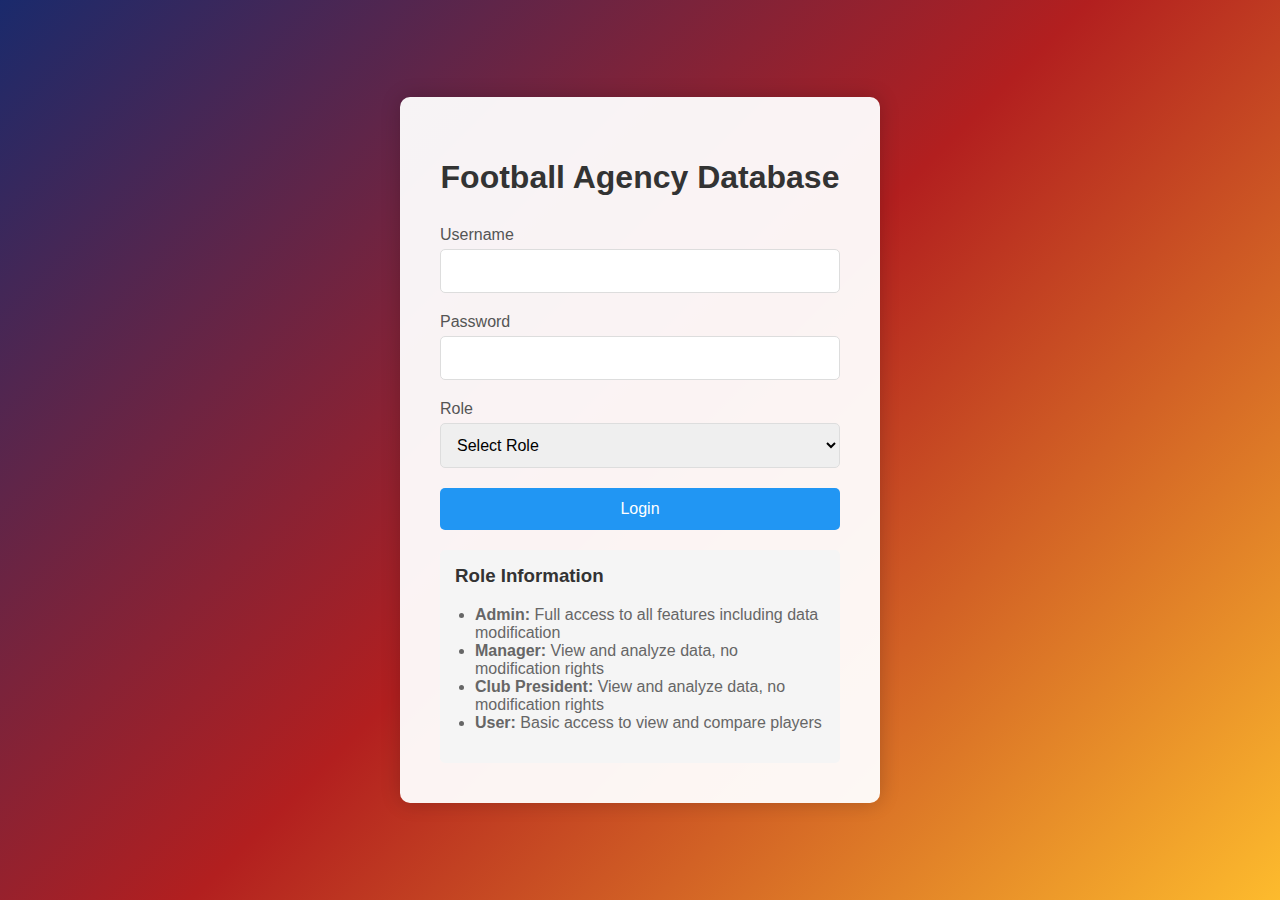
<file: index.html>
<!DOCTYPE html>
<html lang="en">
<head>
    <meta charset="UTF-8">
    <meta name="viewport" content="width=device-width, initial-scale=1.0">
    <title>Football Agency Database</title>
    <link rel="icon" type="image/svg+xml" href="favicon.svg">
    <link href="https://fonts.googleapis.com/css2?family=Poppins:wght@300;400;500;600;700&display=swap" rel="stylesheet">
    <style>
        * {
            margin: 0;
            padding: 0;
            box-sizing: border-box;
            font-family: 'Poppins', sans-serif;
        }

        body {
            background: #f8f9fa;
            color: #333;
        }

        .navbar {
            background: #1a237e;
            padding: 1rem 2rem;
            position: fixed;
            width: 100%;
            top: 0;
            z-index: 1000;
            box-shadow: 0 2px 10px rgba(0,0,0,0.1);
        }

        .nav-content {
            max-width: 1200px;
            margin: 0 auto;
            display: flex;
            justify-content: space-between;
            align-items: center;
        }

        .logo {
            color: white;
            font-size: 1.5rem;
            font-weight: 700;
            text-decoration: none;
        }

        .nav-links {
            display: flex;
            gap: 2rem;
        }

        .nav-link {
            color: white;
            text-decoration: none;
            font-weight: 500;
            transition: color 0.3s;
        }

        .nav-link:hover {
            color: #64b5f6;
        }

        .hero {
            height: 100vh;
            background: linear-gradient(rgba(0,0,0,0.7), rgba(0,0,0,0.7)), 
                        url('https://images.unsplash.com/photo-1579952363873-27f3bade9f55?ixlib=rb-1.2.1&auto=format&fit=crop&w=1950&q=80');
            background-size: cover;
            background-position: center;
            display: flex;
            align-items: center;
            justify-content: center;
            text-align: center;
            padding: 0 2rem;
        }

        .hero-content {
            max-width: 800px;
        }

        .hero h1 {
            font-size: 3.5rem;
            color: white;
            margin-bottom: 1.5rem;
            text-shadow: 2px 2px 4px rgba(0,0,0,0.5);
        }

        .hero p {
            font-size: 1.2rem;
            color: #e0e0e0;
            margin-bottom: 2rem;
            line-height: 1.6;
        }

        .cta-buttons {
            display: flex;
            gap: 1.5rem;
            justify-content: center;
        }

        .cta-button {
            padding: 1rem 2rem;
            border-radius: 50px;
            text-decoration: none;
            font-weight: 600;
            transition: all 0.3s;
            text-transform: uppercase;
            letter-spacing: 1px;
        }

        .primary-button {
            background: #2196F3;
            color: white;
            border: 2px solid #2196F3;
        }

        .secondary-button {
            background: transparent;
            color: white;
            border: 2px solid white;
        }

        .cta-button:hover {
            transform: translateY(-3px);
            box-shadow: 0 5px 15px rgba(0,0,0,0.3);
        }

        .features {
            padding: 5rem 2rem;
            max-width: 1200px;
            margin: 0 auto;
        }

        .section-title {
            text-align: center;
            font-size: 2.5rem;
            margin-bottom: 3rem;
            color: #1a237e;
        }

        .features-grid {
            display: grid;
            grid-template-columns: repeat(auto-fit, minmax(300px, 1fr));
            gap: 2rem;
        }

        .feature-card {
            background: white;
            padding: 2rem;
            border-radius: 10px;
            box-shadow: 0 5px 15px rgba(0,0,0,0.1);
            text-align: center;
            transition: transform 0.3s;
        }

        .feature-card:hover {
            transform: translateY(-10px);
        }

        .feature-icon {
            font-size: 2.5rem;
            color: #2196F3;
            margin-bottom: 1rem;
        }

        .feature-card h3 {
            color: #1a237e;
            margin-bottom: 1rem;
        }

        .feature-card p {
            color: #666;
            line-height: 1.6;
        }

        .stats {
            background: #1a237e;
            color: white;
            padding: 4rem 2rem;
            text-align: center;
        }

        .stats-grid {
            display: grid;
            grid-template-columns: repeat(auto-fit, minmax(200px, 1fr));
            gap: 2rem;
            max-width: 1200px;
            margin: 0 auto;
        }

        .stat-item h2 {
            font-size: 2.5rem;
            margin-bottom: 0.5rem;
        }

        .stat-item p {
            font-size: 1.1rem;
            opacity: 0.9;
        }

        @media (max-width: 768px) {
            .hero h1 {
                font-size: 2.5rem;
            }
            
            .cta-buttons {
                flex-direction: column;
            }
            
            .nav-links {
                display: none;
            }
        }
    </style>
</head>
<body>
    <nav class="navbar">
        <div class="nav-content">
            <a href="index.html" class="logo">Football Agency</a>
            <div class="nav-links">
                <a href="services.html" class="nav-link">Database</a>
                <a href="compare.html" class="nav-link">Compare Players</a>
                <a href="market.html" class="nav-link">Market Trends</a>
                <a href="agencies.html" class="nav-link">Football Agencies</a>
                <a href="#" class="nav-link" onclick="logout()">Logout</a>
            </div>
        </div>
    </nav>

    <section class="hero">
        <div class="hero-content">
            <h1>Football Agency Database</h1>
            <p>Your comprehensive platform for managing and analyzing football player data. Access detailed statistics, compare players, and make data-driven decisions.</p>
            <div class="cta-buttons">
                <a href="services.html" class="cta-button primary-button">Access Database</a>
                <a href="compare.html" class="cta-button secondary-button">Compare Players</a>
            </div>
        </div>
    </section>

    <section class="features">
        <h2 class="section-title">Key Features</h2>
        <div class="features-grid">
            <div class="feature-card">
                <div class="feature-icon">🔍</div>
                <h3>Advanced Search</h3>
                <p>Search through thousands of players with multiple filter options and detailed statistics.</p>
            </div>
            <div class="feature-card">
                <div class="feature-icon">📊</div>
                <h3>Player Comparison</h3>
                <p>Compare players side by side with detailed statistics and visual charts.</p>
                </div>
            <div class="feature-card">
                <div class="feature-icon">⚡</div>
                <h3>Real-time Updates</h3>
                <p>Get the latest player data, market values, and performance statistics.</p>
            </div>
        </div>
    </section>

    <section class="stats">
        <div class="stats-grid">
            <div class="stat-item">
                <h2>10,000+</h2>
                <p>Players</p>
            </div>
            <div class="stat-item">
                <h2>50+</h2>
                <p>Attributes</p>
            </div>
            <div class="stat-item">
                <h2>24/7</h2>
                <p>Access</p>
            </div>
        </div>
    </section>

    <script>
        // Check if user is logged in
        if (!sessionStorage.getItem('isLoggedIn')) {
            window.location.href = 'login.html';
        }

        // Check user role and update UI accordingly
        const userRole = sessionStorage.getItem('userRole');
        const adminControls = document.getElementById('adminControls');
        const welcomeMessage = document.getElementById('welcomeMessage');
        const currentUserRole = userRole;

        if (welcomeMessage) {
            welcomeMessage.textContent = `Welcome, ${userRole}!`;
        }

        if (adminControls) {
            if (userRole === 'Admin') {
                adminControls.style.display = 'block';
            } else {
                adminControls.style.display = 'none';
            }
        }

        function initializeUI() {
            const adminControls = document.getElementById('adminControls');
            const welcomeMessage = document.getElementById('welcomeMessage');
            
            if (welcomeMessage) {
                welcomeMessage.textContent = `Welcome, ${userRole}!`;
            }

            if (adminControls) {
                adminControls.style.display = userRole === 'Admin' ? 'block' : 'none';
            }
        }

        // Initialize UI when the page loads
        window.onload = function() {
            initializeUI();
        };

        function logout() {
            sessionStorage.clear();
            window.location.href = 'login.html';
        }
    </script>
</body>
</html>
</file>
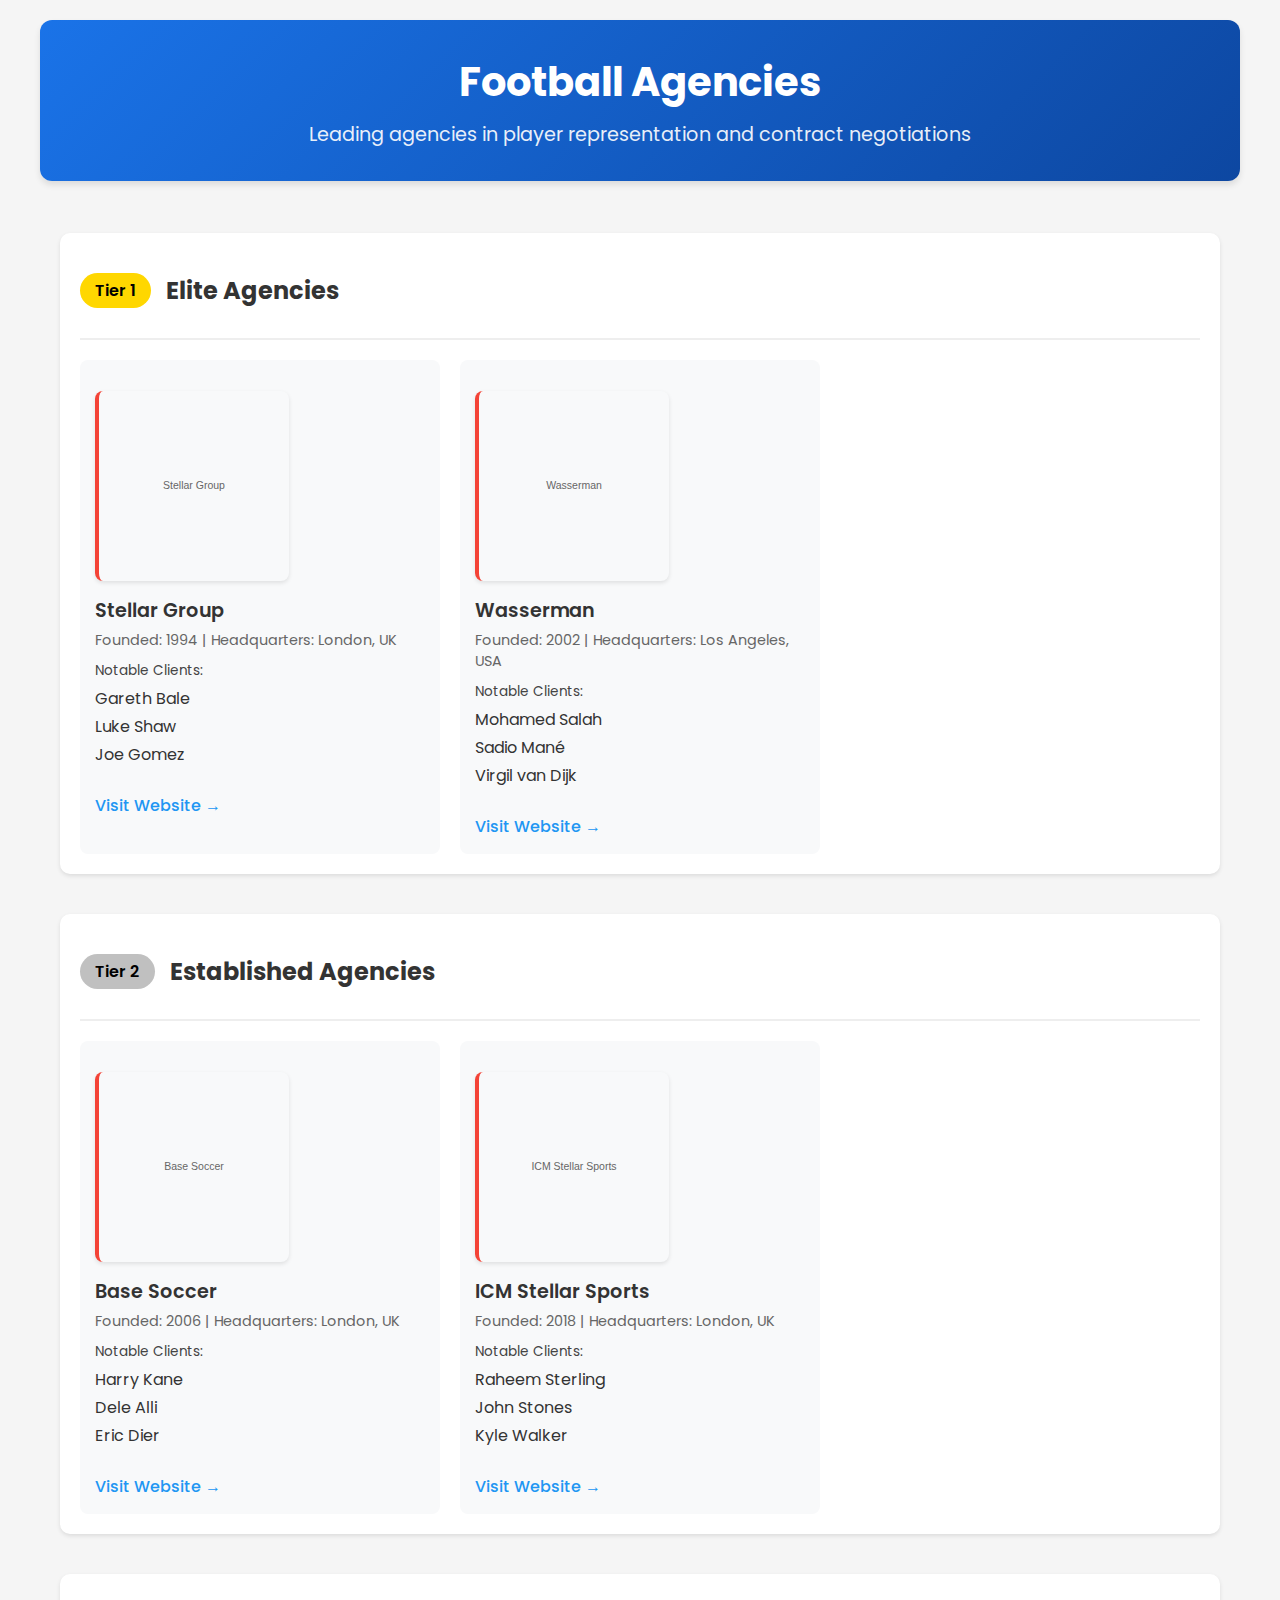
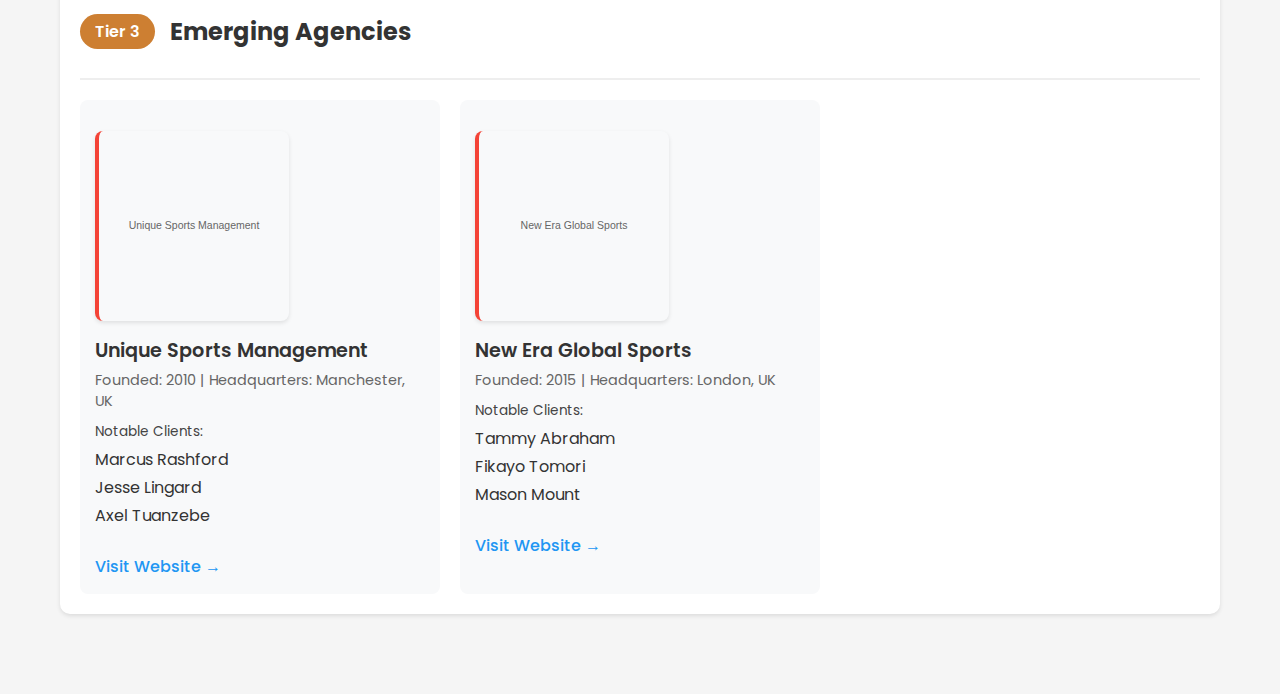
<file: agencies.html>
<!DOCTYPE html>
<html lang="en">
<head>
    <meta charset="UTF-8">
    <meta name="viewport" content="width=device-width, initial-scale=1.0">
    <title>Football Agencies - Football Agency Database</title>
    <link rel="icon" type="image/svg+xml" href="favicon.svg">
    <link href="https://fonts.googleapis.com/css2?family=Poppins:wght@300;400;500;600;700&display=swap" rel="stylesheet">
    <link rel="stylesheet" href="styles.css">
    <style>
        .agency-container {
            max-width: 1200px;
            margin: 0 auto;
            padding: 20px;
        }

        .tier-section {
            margin-bottom: 40px;
            background: white;
            border-radius: 10px;
            padding: 20px;
            box-shadow: 0 2px 4px rgba(0,0,0,0.1);
        }

        .tier-header {
            display: flex;
            align-items: center;
            margin-bottom: 20px;
            padding-bottom: 10px;
            border-bottom: 2px solid #eee;
        }

        .tier-badge {
            padding: 5px 15px;
            border-radius: 20px;
            font-weight: 600;
            margin-right: 15px;
        }

        .tier-1 .tier-badge {
            background: #FFD700;
            color: #000;
        }

        .tier-2 .tier-badge {
            background: #C0C0C0;
            color: #000;
        }

        .tier-3 .tier-badge {
            background: #CD7F32;
            color: #fff;
        }

        .agency-grid {
            display: grid;
            grid-template-columns: repeat(auto-fill, minmax(300px, 1fr));
            gap: 20px;
        }

        .agency-card {
            background: #f8f9fa;
            border-radius: 8px;
            padding: 15px;
            transition: transform 0.3s ease;
            cursor: pointer;
            text-decoration: none;
            color: inherit;
        }

        .agency-card:hover {
            transform: translateY(-5px);
            box-shadow: 0 4px 8px rgba(0,0,0,0.1);
        }

        .agency-logo {
            width: 150px;
            height: 150px;
            object-fit: contain;
            margin-bottom: 15px;
            background: white;
            padding: 10px;
            border-radius: 8px;
            box-shadow: 0 2px 4px rgba(0,0,0,0.1);
        }

        .agency-logo.error {
            background: #f8f9fa;
            display: flex;
            align-items: center;
            justify-content: center;
            font-size: 0.8em;
            color: #666;
            text-align: center;
            padding: 20px;
        }

        .agency-info {
            margin-top: 10px;
        }

        .agency-name {
            font-size: 1.2em;
            font-weight: 600;
            margin-bottom: 5px;
        }

        .agency-details {
            font-size: 0.9em;
            color: #666;
        }

        .notable-clients {
            margin-top: 10px;
            font-size: 0.85em;
            color: #444;
        }

        .client-list {
            list-style-type: none;
            padding-left: 0;
            margin-top: 5px;
        }

        .client-list li {
            margin-bottom: 3px;
        }

        .website-link {
            display: inline-block;
            margin-top: 10px;
            color: #2196F3;
            text-decoration: none;
            font-weight: 500;
        }

        .website-link:hover {
            text-decoration: underline;
        }

        @media (max-width: 768px) {
            .agency-grid {
                grid-template-columns: 1fr;
            }
        }
    </style>
</head>
<body>
    <div class="container">
        <div class="header">
            <h1>Football Agencies</h1>
            <p>Leading agencies in player representation and contract negotiations</p>
        </div>

        <div class="agency-container">
            <!-- Tier 1 Agencies -->
            <div class="tier-section tier-1">
                <div class="tier-header">
                    <span class="tier-badge">Tier 1</span>
                    <h2>Elite Agencies</h2>
                </div>
                <div class="agency-grid">
                    <a href="https://www.stellargroup.co.uk" target="_blank" class="agency-card">
                        <img src="https://upload.wikimedia.org/wikipedia/commons/8/8d/Stellar_Group_logo.svg" 
                             onerror="this.onerror=null; this.src='[data-uri]'; this.classList.add('error')" 
                             alt="Stellar Group" class="agency-logo">
                        <div class="agency-info">
                            <div class="agency-name">Stellar Group</div>
                            <div class="agency-details">Founded: 1994 | Headquarters: London, UK</div>
                            <div class="notable-clients">Notable Clients:</div>
                            <ul class="client-list">
                                <li>Gareth Bale</li>
                                <li>Luke Shaw</li>
                                <li>Joe Gomez</li>
                            </ul>
                            <div class="website-link">Visit Website →</div>
                        </div>
                    </a>

                    <a href="https://www.wasserman.com" target="_blank" class="agency-card">
                        <img src="https://upload.wikimedia.org/wikipedia/commons/5/5a/Wasserman_logo.svg" 
                             onerror="this.onerror=null; this.src='[data-uri]'; this.classList.add('error')" 
                             alt="Wasserman" class="agency-logo">
                        <div class="agency-info">
                            <div class="agency-name">Wasserman</div>
                            <div class="agency-details">Founded: 2002 | Headquarters: Los Angeles, USA</div>
                            <div class="notable-clients">Notable Clients:</div>
                            <ul class="client-list">
                                <li>Mohamed Salah</li>
                                <li>Sadio Mané</li>
                                <li>Virgil van Dijk</li>
                            </ul>
                            <div class="website-link">Visit Website →</div>
                        </div>
                    </a>
                </div>
            </div>

            <!-- Tier 2 Agencies -->
            <div class="tier-section tier-2">
                <div class="tier-header">
                    <span class="tier-badge">Tier 2</span>
                    <h2>Established Agencies</h2>
                </div>
                <div class="agency-grid">
                    <a href="https://www.basesoccer.com" target="_blank" class="agency-card">
                        <img src="https://upload.wikimedia.org/wikipedia/commons/3/3a/Base_Soccer_logo.svg" 
                             onerror="this.onerror=null; this.src='[data-uri]'; this.classList.add('error')" 
                             alt="Base Soccer" class="agency-logo">
                        <div class="agency-info">
                            <div class="agency-name">Base Soccer</div>
                            <div class="agency-details">Founded: 2006 | Headquarters: London, UK</div>
                            <div class="notable-clients">Notable Clients:</div>
                            <ul class="client-list">
                                <li>Harry Kane</li>
                                <li>Dele Alli</li>
                                <li>Eric Dier</li>
                            </ul>
                            <div class="website-link">Visit Website →</div>
                        </div>
                    </a>

                    <a href="https://www.icmstellarsports.com" target="_blank" class="agency-card">
                        <img src="https://upload.wikimedia.org/wikipedia/commons/4/4a/ICM_Partners_logo.svg" 
                             onerror="this.onerror=null; this.src='[data-uri]'; this.classList.add('error')" 
                             alt="ICM Stellar Sports" class="agency-logo">
                        <div class="agency-info">
                            <div class="agency-name">ICM Stellar Sports</div>
                            <div class="agency-details">Founded: 2018 | Headquarters: London, UK</div>
                            <div class="notable-clients">Notable Clients:</div>
                            <ul class="client-list">
                                <li>Raheem Sterling</li>
                                <li>John Stones</li>
                                <li>Kyle Walker</li>
                            </ul>
                            <div class="website-link">Visit Website →</div>
                        </div>
                    </a>
                </div>
            </div>

            <!-- Tier 3 Agencies -->
            <div class="tier-section tier-3">
                <div class="tier-header">
                    <span class="tier-badge">Tier 3</span>
                    <h2>Emerging Agencies</h2>
                </div>
                <div class="agency-grid">
                    <a href="https://www.uniquesportsmanagement.com" target="_blank" class="agency-card">
                        <img src="https://upload.wikimedia.org/wikipedia/commons/7/7a/Unique_Sports_Management_logo.svg" 
                             onerror="this.onerror=null; this.src='[data-uri]'; this.classList.add('error')" 
                             alt="Unique Sports Management" class="agency-logo">
                        <div class="agency-info">
                            <div class="agency-name">Unique Sports Management</div>
                            <div class="agency-details">Founded: 2010 | Headquarters: Manchester, UK</div>
                            <div class="notable-clients">Notable Clients:</div>
                            <ul class="client-list">
                                <li>Marcus Rashford</li>
                                <li>Jesse Lingard</li>
                                <li>Axel Tuanzebe</li>
                            </ul>
                            <div class="website-link">Visit Website →</div>
                        </div>
                    </a>

                    <a href="https://www.neweraglobalsports.com" target="_blank" class="agency-card">
                        <img src="https://upload.wikimedia.org/wikipedia/commons/9/9f/New_Era_Global_Sports_logo.svg" 
                             onerror="this.onerror=null; this.src='[data-uri]'; this.classList.add('error')" 
                             alt="New Era Global Sports" class="agency-logo">
                        <div class="agency-info">
                            <div class="agency-name">New Era Global Sports</div>
                            <div class="agency-details">Founded: 2015 | Headquarters: London, UK</div>
                            <div class="notable-clients">Notable Clients:</div>
                            <ul class="client-list">
                                <li>Tammy Abraham</li>
                                <li>Fikayo Tomori</li>
                                <li>Mason Mount</li>
                            </ul>
                            <div class="website-link">Visit Website →</div>
                        </div>
                    </a>
                </div>
            </div>
        </div>
    </div>
</body>
</html>
</file>
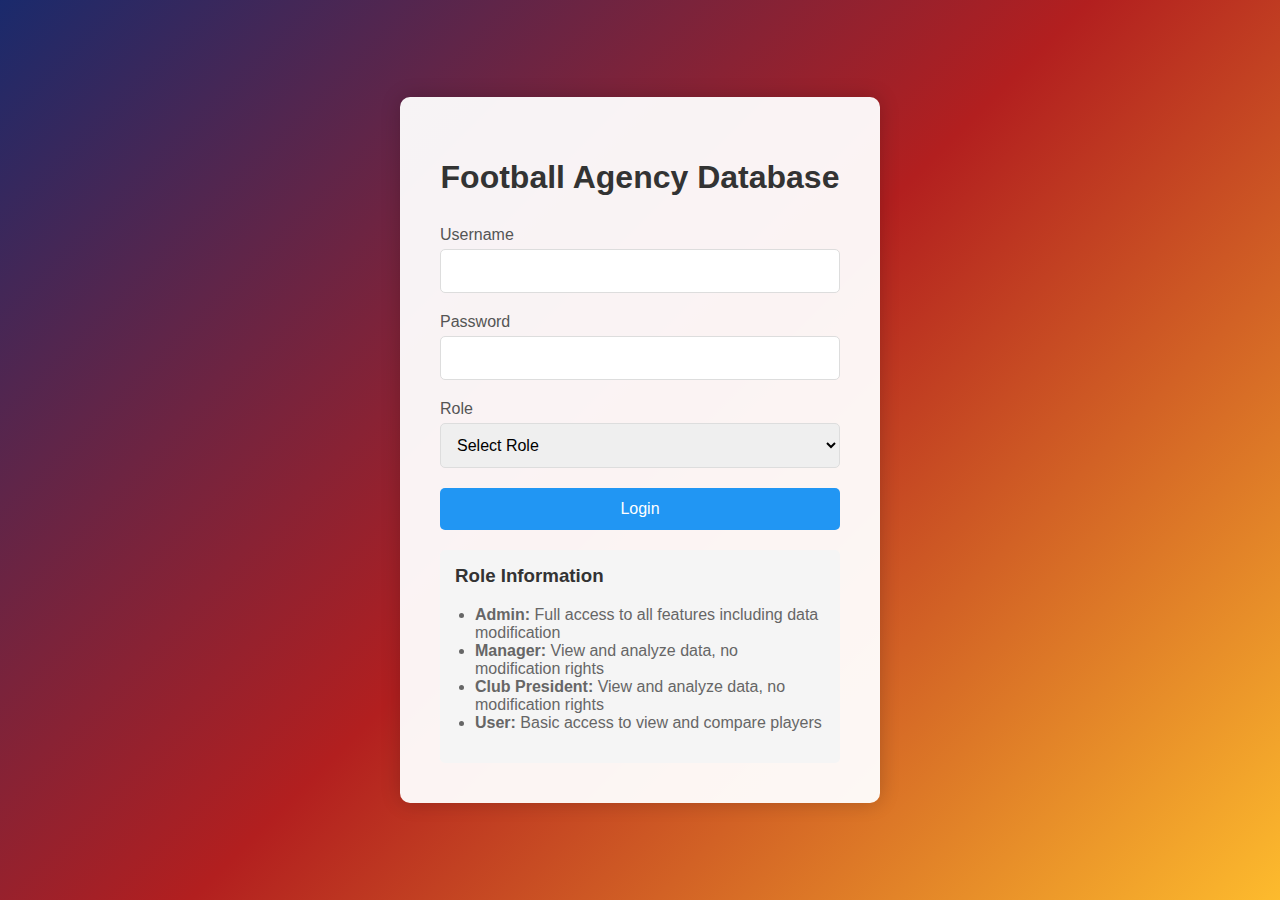
<file: login.html>
<!DOCTYPE html>
<html lang="en">
<head>
    <meta charset="UTF-8">
    <meta name="viewport" content="width=device-width, initial-scale=1.0">
    <title>Football Agency - Login</title>
    <link rel="icon" type="image/svg+xml" href="favicon.svg">
    <style>
        body {
            font-family: 'Poppins', sans-serif;
            margin: 0;
            padding: 0;
            background: linear-gradient(135deg, #1a2a6c, #b21f1f, #fdbb2d);
            height: 100vh;
            display: flex;
            justify-content: center;
            align-items: center;
        }
        .login-container {
            background: rgba(255, 255, 255, 0.95);
            padding: 40px;
            border-radius: 10px;
            box-shadow: 0 0 20px rgba(0, 0, 0, 0.2);
            width: 400px;
            text-align: center;
        }
        .logo {
            width: 150px;
            margin-bottom: 20px;
        }
        h1 {
            color: #333;
            margin-bottom: 30px;
        }
        .form-group {
            margin-bottom: 20px;
            text-align: left;
        }
        label {
            display: block;
            margin-bottom: 5px;
            color: #555;
        }
        input, select {
            width: 100%;
            padding: 12px;
            border: 1px solid #ddd;
            border-radius: 5px;
            font-size: 16px;
            box-sizing: border-box;
        }
        .login-btn {
            background: #2196F3;
            color: white;
            padding: 12px 30px;
            border: none;
            border-radius: 5px;
            font-size: 16px;
            cursor: pointer;
            transition: background 0.3s;
            width: 100%;
        }
        .login-btn:hover {
            background: #1976D2;
        }
        .error-message {
            color: #f44336;
            margin-top: 10px;
            display: none;
        }
        .role-info {
            margin-top: 20px;
            padding: 15px;
            background: #f5f5f5;
            border-radius: 5px;
            text-align: left;
        }
        .role-info h3 {
            margin-top: 0;
            color: #333;
        }
        .role-info ul {
            padding-left: 20px;
            color: #666;
        }
    </style>
</head>
<body>
    <div class="login-container">
        <h1>Football Agency Database</h1>
        <form id="loginForm">
            <div class="form-group">
                <label for="username">Username</label>
                <input type="text" id="username" required>
            </div>
            <div class="form-group">
                <label for="password">Password</label>
                <input type="password" id="password" required>
            </div>
            <div class="form-group">
                <label for="role">Role</label>
                <select id="role" required>
                    <option value="">Select Role</option>
                    <option value="admin">Admin</option>
                    <option value="manager">Manager</option>
                    <option value="president">Club President</option>
                    <option value="user">User</option>
                </select>
            </div>
            <button type="submit" class="login-btn">Login</button>
            <div id="errorMessage" class="error-message"></div>
        </form>
        <div class="role-info">
            <h3>Role Information</h3>
            <ul>
                <li><strong>Admin:</strong> Full access to all features including data modification</li>
                <li><strong>Manager:</strong> View and analyze data, no modification rights</li>
                <li><strong>Club President:</strong> View and analyze data, no modification rights</li>
                <li><strong>User:</strong> Basic access to view and compare players</li>
            </ul>
        </div>
    </div>

    <script>
        document.getElementById('loginForm').addEventListener('submit', function(e) {
            e.preventDefault();
            
            const username = document.getElementById('username').value;
            const password = document.getElementById('password').value;
            const role = document.getElementById('role').value;
            
            // Simple authentication (in a real app, this would be server-side)
            if (username && password && role) {
                // Store user role in sessionStorage
                sessionStorage.setItem('userRole', role);
                sessionStorage.setItem('isLoggedIn', 'true');
                
                // Redirect to index page
                window.location.href = 'index.html';
            } else {
                document.getElementById('errorMessage').style.display = 'block';
                document.getElementById('errorMessage').textContent = 'Please fill in all fields';
            }
        });
    </script>
</body>
</html>
</file>
<file: styles.css>
:root {
    --primary-color: #1a73e8;
    --secondary-color: #0d47a1;
    --accent-color: #ffd700;
    --background-color: #f5f5f5;
    --text-color: #333;
    --card-background: #ffffff;
    --success-color: #4caf50;
    --error-color: #f44336;
}

body {
    font-family: 'Poppins', sans-serif;
    margin: 0;
    padding: 0;
    background: var(--background-color);
    color: var(--text-color);
}

.container {
    max-width: 1200px;
    margin: 0 auto;
    padding: 20px;
}

.header {
    background: linear-gradient(135deg, var(--primary-color), var(--secondary-color));
    color: white;
    padding: 2rem;
    text-align: center;
    margin-bottom: 2rem;
    border-radius: 12px;
    box-shadow: 0 4px 6px rgba(0,0,0,0.1);
}

.header h1 {
    margin: 0;
    font-size: 2.5rem;
}

.header p {
    margin: 0.5rem 0 0;
    font-size: 1.2rem;
    opacity: 0.9;
}

.card {
    background: var(--card-background);
    padding: 2rem;
    border-radius: 12px;
    box-shadow: 0 4px 6px rgba(0,0,0,0.1);
    margin-bottom: 2rem;
}

.chart-container {
    background: var(--card-background);
    padding: 2rem;
    border-radius: 12px;
    box-shadow: 0 4px 6px rgba(0,0,0,0.1);
    margin-bottom: 2rem;
}

.filters {
    display: flex;
    gap: 1rem;
    margin-bottom: 2rem;
    flex-wrap: wrap;
}

select, button {
    padding: 0.8rem 1.5rem;
    border: 2px solid var(--primary-color);
    border-radius: 8px;
    background: white;
    font-family: 'Poppins', sans-serif;
    font-size: 1rem;
}

button {
    background: linear-gradient(135deg, var(--primary-color), var(--secondary-color));
    color: white;
    border: none;
    cursor: pointer;
    font-weight: 600;
    text-transform: uppercase;
}

.loading {
    text-align: center;
    padding: 2rem;
    font-size: 1.2rem;
    color: var(--text-color);
}

.error {
    color: var(--error-color);
    text-align: center;
    padding: 1rem;
    background: #ffebee;
    border-radius: 8px;
    margin: 1rem 0;
    border-left: 4px solid var(--error-color);
}

.success {
    color: var(--success-color);
    text-align: center;
    padding: 1rem;
    background: #e8f5e9;
    border-radius: 8px;
    margin: 1rem 0;
    border-left: 4px solid var(--success-color);
}

/* Responsive Design */
@media (max-width: 768px) {
    .header h1 {
        font-size: 2rem;
    }
    
    .header p {
        font-size: 1rem;
    }
    
    .filters {
        flex-direction: column;
    }
    
    select, button {
        width: 100%;
    }
}
</file>
